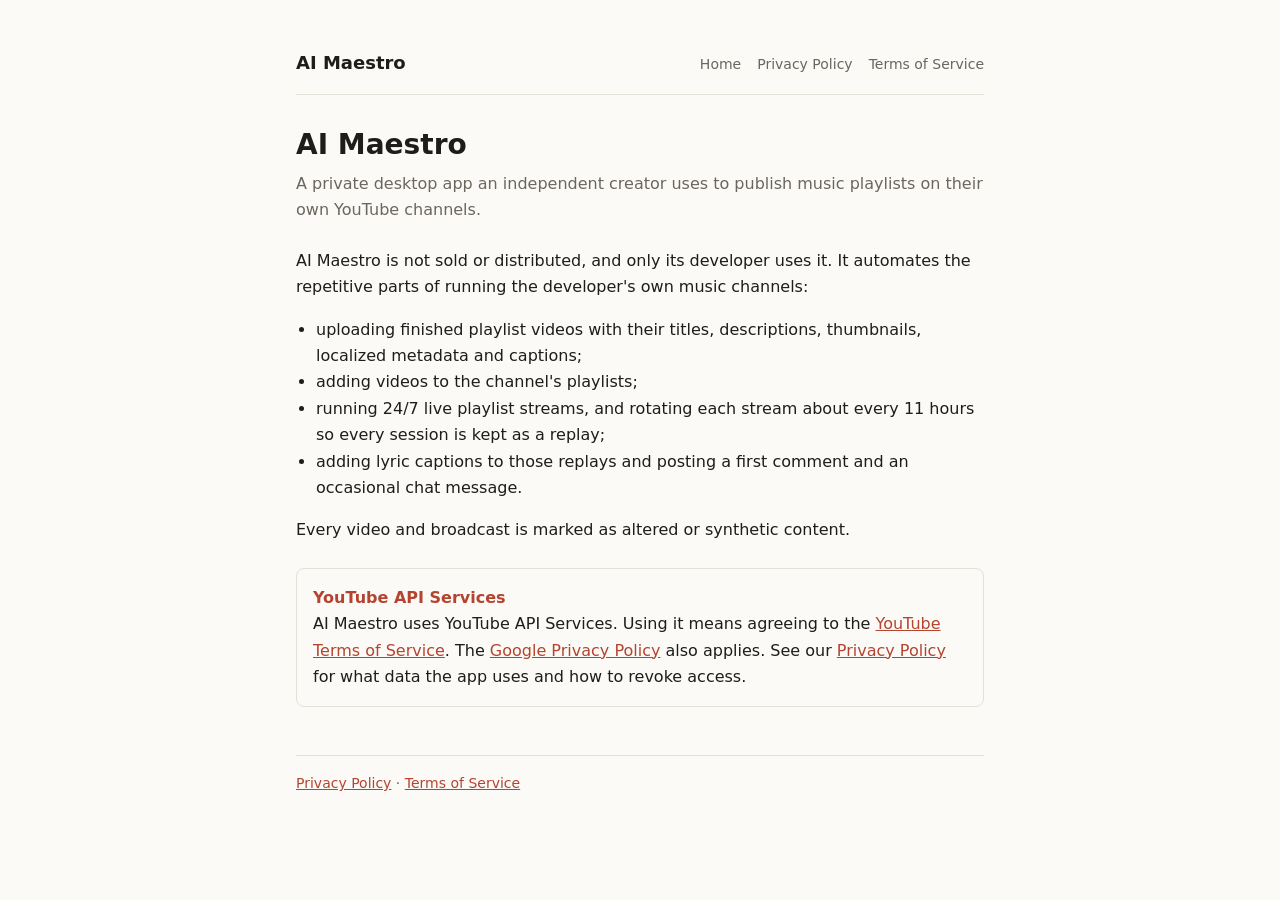
<file: index.html>
<!doctype html>
<html lang="en">
<head>
<meta charset="utf-8">
<meta name="viewport" content="width=device-width, initial-scale=1">
<title>AI Maestro</title>
<link rel="stylesheet" href="style.css">
</head>
<body>
<main>
  <header class="site">
    <a class="name" href="./">AI Maestro</a>
    <nav><a href="./">Home</a><a href="privacy.html">Privacy Policy</a><a href="terms.html">Terms of Service</a></nav>
  </header>

  <h1>AI Maestro</h1>
  <p class="lead">A private desktop app an independent creator uses to publish music playlists on their own YouTube channels.</p>

  <p>AI Maestro is not sold or distributed, and only its developer uses it. It automates the repetitive parts of running the developer's own music channels:</p>
  <ul>
    <li>uploading finished playlist videos with their titles, descriptions, thumbnails, localized metadata and captions;</li>
    <li>adding videos to the channel's playlists;</li>
    <li>running 24/7 live playlist streams, and rotating each stream about every 11 hours so every session is kept as a replay;</li>
    <li>adding lyric captions to those replays and posting a first comment and an occasional chat message.</li>
  </ul>
  <p>Every video and broadcast is marked as altered or synthetic content.</p>

  <div class="yt">
    <strong>YouTube API Services</strong><br>
    AI Maestro uses YouTube API Services. Using it means agreeing to the
    <a href="https://www.youtube.com/t/terms">YouTube Terms of Service</a>. The
    <a href="https://policies.google.com/privacy">Google Privacy Policy</a> also applies.
    See our <a href="privacy.html">Privacy Policy</a> for what data the app uses and how to revoke access.
  </div>

  <footer>
    <a href="privacy.html">Privacy Policy</a> · <a href="terms.html">Terms of Service</a>
  </footer>
</main>
</body>
</html>
</file>
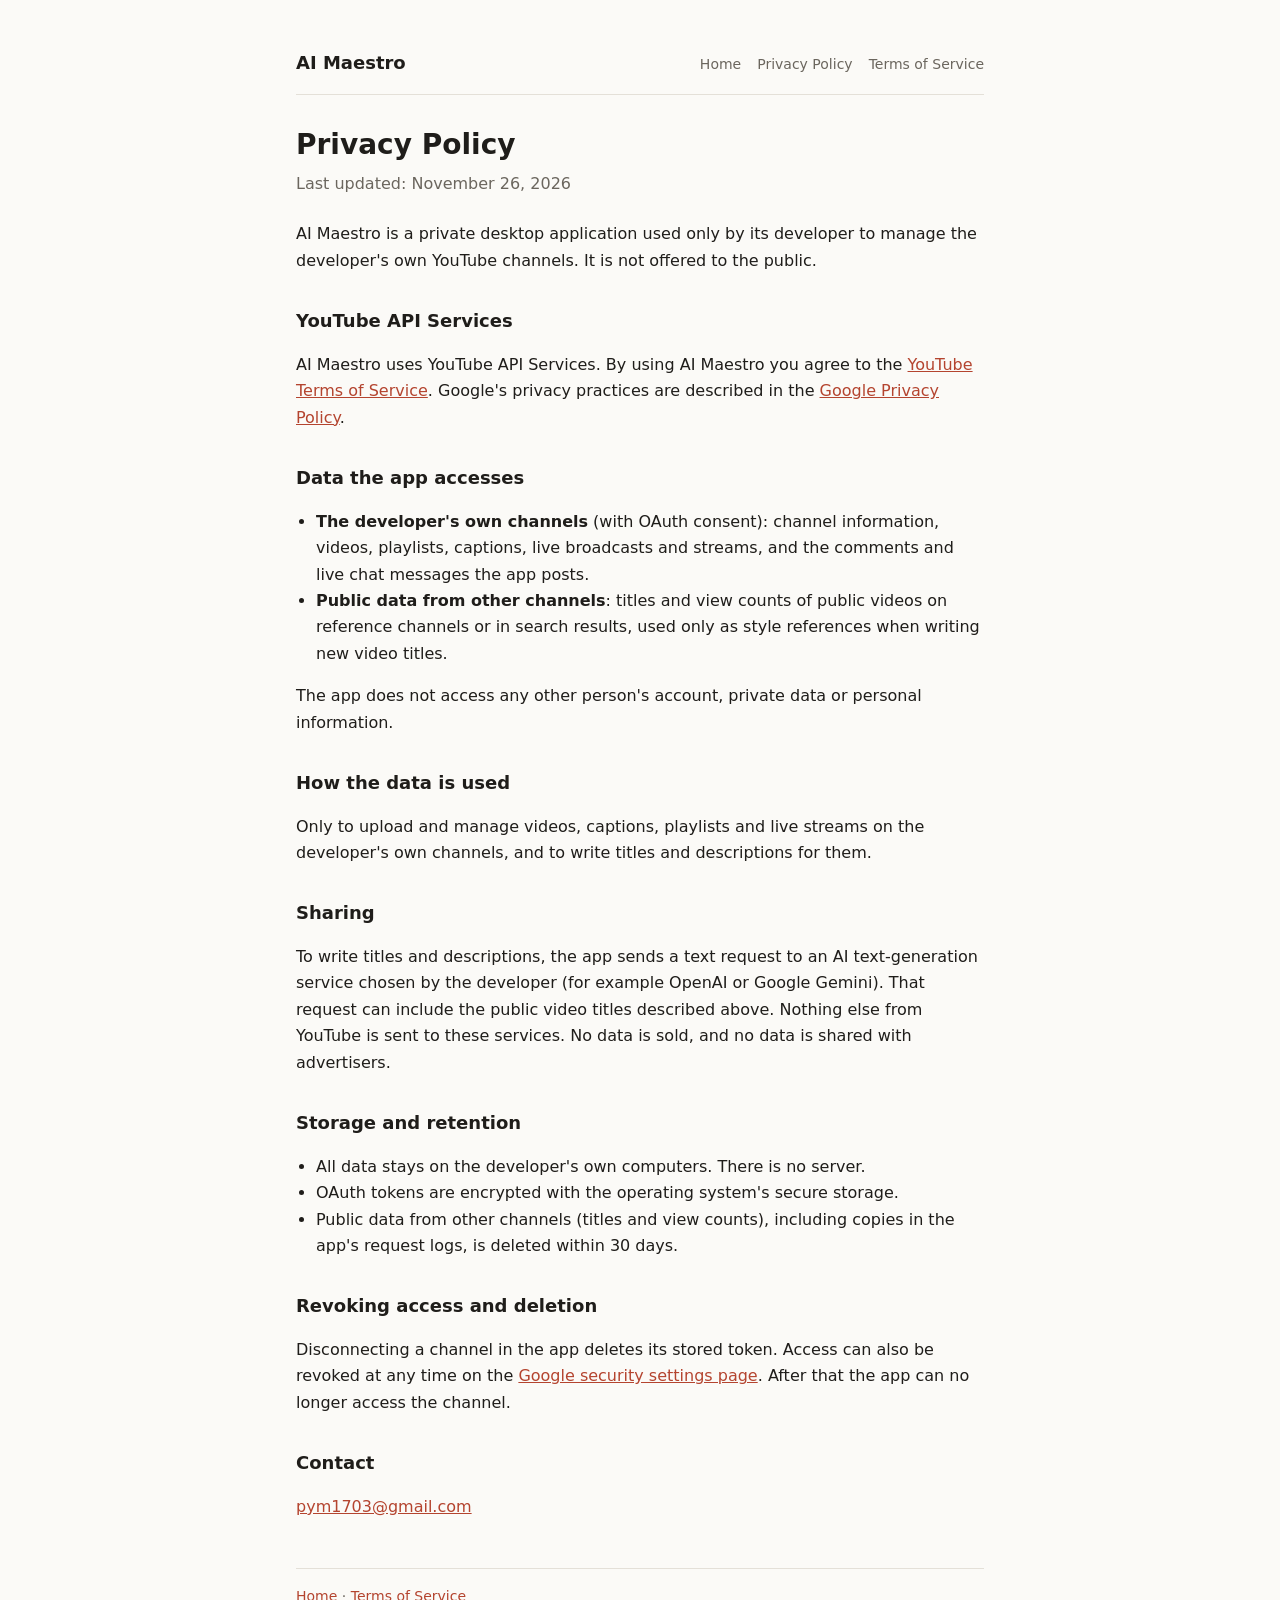
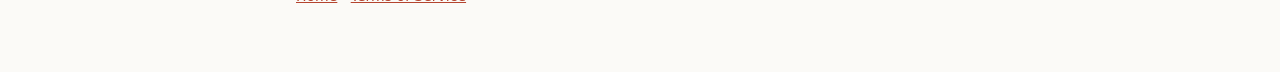
<file: privacy.html>
<!doctype html>
<html lang="en">
<head>
<meta charset="utf-8">
<meta name="viewport" content="width=device-width, initial-scale=1">
<title>Privacy Policy · AI Maestro</title>
<link rel="stylesheet" href="style.css">
</head>
<body>
<main>
  <header class="site">
    <a class="name" href="./">AI Maestro</a>
    <nav><a href="./">Home</a><a href="privacy.html">Privacy Policy</a><a href="terms.html">Terms of Service</a></nav>
  </header>

  <h1>Privacy Policy</h1>
  <p class="lead">Last updated: November 26, 2026</p>

  <p>AI Maestro is a private desktop application used only by its developer to manage the developer's own YouTube channels. It is not offered to the public.</p>

  <h2>YouTube API Services</h2>
  <p>AI Maestro uses YouTube API Services. By using AI Maestro you agree to the
    <a href="https://www.youtube.com/t/terms">YouTube Terms of Service</a>.
    Google's privacy practices are described in the <a href="https://policies.google.com/privacy">Google Privacy Policy</a>.</p>

  <h2>Data the app accesses</h2>
  <ul>
    <li><strong>The developer's own channels</strong> (with OAuth consent): channel information, videos, playlists, captions, live broadcasts and streams, and the comments and live chat messages the app posts.</li>
    <li><strong>Public data from other channels</strong>: titles and view counts of public videos on reference channels or in search results, used only as style references when writing new video titles.</li>
  </ul>
  <p>The app does not access any other person's account, private data or personal information.</p>

  <h2>How the data is used</h2>
  <p>Only to upload and manage videos, captions, playlists and live streams on the developer's own channels, and to write titles and descriptions for them.</p>

  <h2>Sharing</h2>
  <p>To write titles and descriptions, the app sends a text request to an AI text-generation service chosen by the developer (for example OpenAI or Google Gemini). That request can include the public video titles described above. Nothing else from YouTube is sent to these services. No data is sold, and no data is shared with advertisers.</p>

  <h2>Storage and retention</h2>
  <ul>
    <li>All data stays on the developer's own computers. There is no server.</li>
    <li>OAuth tokens are encrypted with the operating system's secure storage.</li>
    <li>Public data from other channels (titles and view counts), including copies in the app's request logs, is deleted within 30 days.</li>
  </ul>

  <h2>Revoking access and deletion</h2>
  <p>Disconnecting a channel in the app deletes its stored token. Access can also be revoked at any time on the
    <a href="https://security.google.com/settings/security/permissions">Google security settings page</a>.
    After that the app can no longer access the channel.</p>

  <h2>Contact</h2>
  <p><a href="mailto:pym1703@gmail.com">pym1703@gmail.com</a></p>

  <footer><a href="./">Home</a> · <a href="terms.html">Terms of Service</a></footer>
</main>
</body>
</html>
</file>
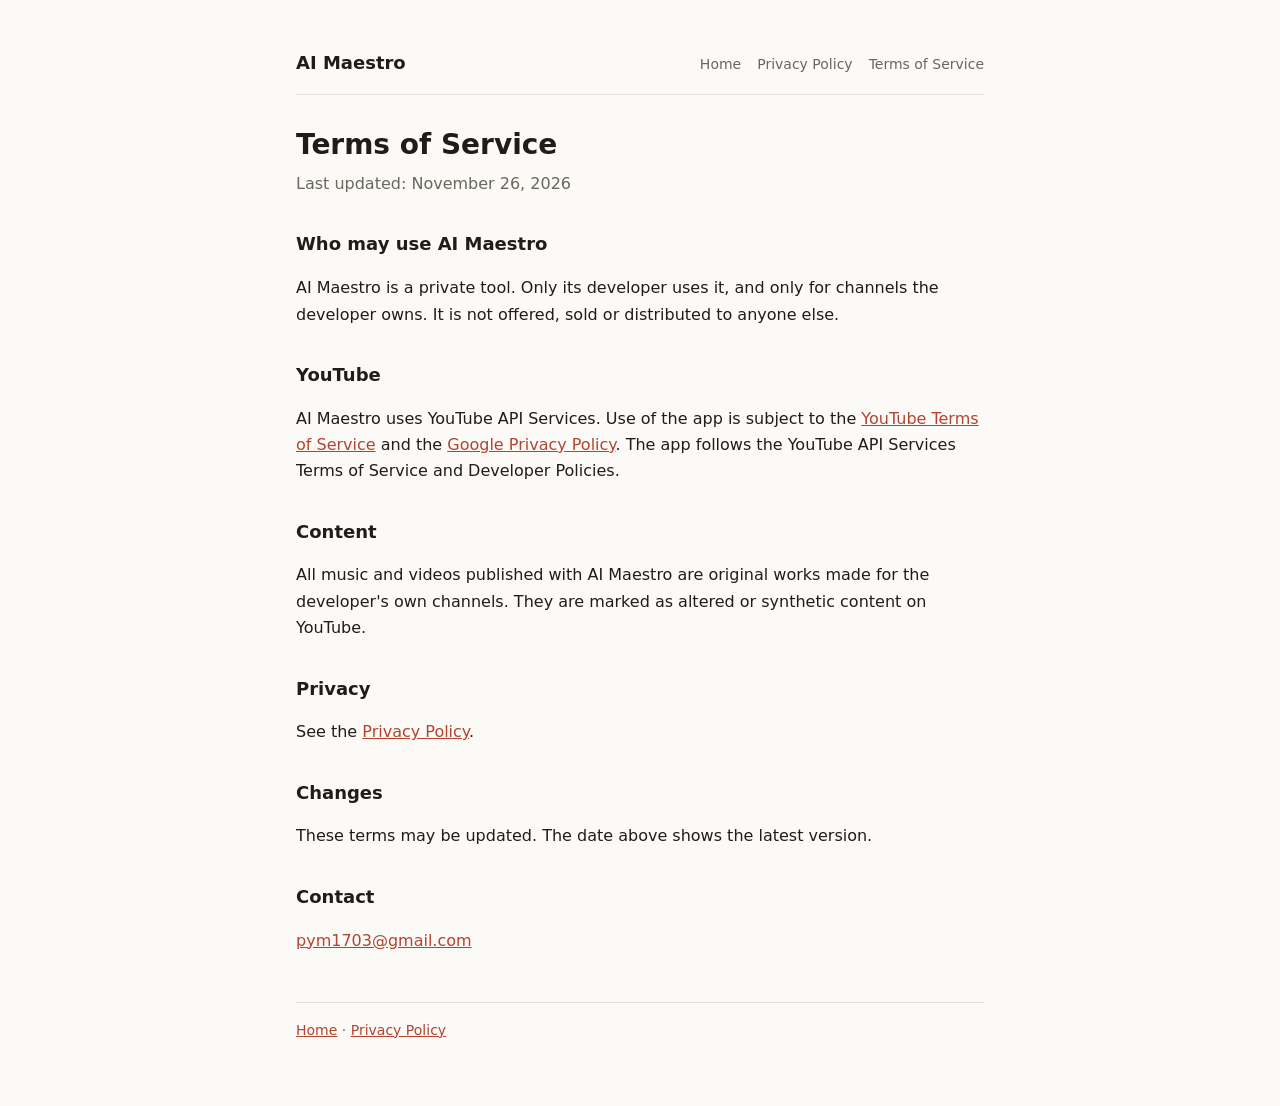
<file: terms.html>
<!doctype html>
<html lang="en">
<head>
<meta charset="utf-8">
<meta name="viewport" content="width=device-width, initial-scale=1">
<title>Terms of Service · AI Maestro</title>
<link rel="stylesheet" href="style.css">
</head>
<body>
<main>
  <header class="site">
    <a class="name" href="./">AI Maestro</a>
    <nav><a href="./">Home</a><a href="privacy.html">Privacy Policy</a><a href="terms.html">Terms of Service</a></nav>
  </header>

  <h1>Terms of Service</h1>
  <p class="lead">Last updated: November 26, 2026</p>

  <h2>Who may use AI Maestro</h2>
  <p>AI Maestro is a private tool. Only its developer uses it, and only for channels the developer owns. It is not offered, sold or distributed to anyone else.</p>

  <h2>YouTube</h2>
  <p>AI Maestro uses YouTube API Services. Use of the app is subject to the
    <a href="https://www.youtube.com/t/terms">YouTube Terms of Service</a> and the
    <a href="https://policies.google.com/privacy">Google Privacy Policy</a>.
    The app follows the YouTube API Services Terms of Service and Developer Policies.</p>

  <h2>Content</h2>
  <p>All music and videos published with AI Maestro are original works made for the developer's own channels. They are marked as altered or synthetic content on YouTube.</p>

  <h2>Privacy</h2>
  <p>See the <a href="privacy.html">Privacy Policy</a>.</p>

  <h2>Changes</h2>
  <p>These terms may be updated. The date above shows the latest version.</p>

  <h2>Contact</h2>
  <p><a href="mailto:pym1703@gmail.com">pym1703@gmail.com</a></p>

  <footer><a href="./">Home</a> · <a href="privacy.html">Privacy Policy</a></footer>
</main>
</body>
</html>
</file>
<file: style.css>
:root {
  --bg: #fbfaf7;
  --text: #1f1d1a;
  --muted: #6b665e;
  --line: #e4e0d8;
  --accent: #b4442f;
}
@media (prefers-color-scheme: dark) {
  :root { --bg: #17161a; --text: #ece9e3; --muted: #a29d94; --line: #2e2c31; --accent: #e07a62; }
}
* { box-sizing: border-box; }
body {
  margin: 0; background: var(--bg); color: var(--text);
  font: 16px/1.65 -apple-system, "Segoe UI", "Malgun Gothic", system-ui, sans-serif;
}
main { max-width: 720px; margin: 0 auto; padding: 48px 16px 64px; }
header.site { display: flex; justify-content: space-between; align-items: baseline; gap: 16px; flex-wrap: wrap;
  border-bottom: 1px solid var(--line); padding-bottom: 16px; margin-bottom: 32px; }
header.site a.name { font-weight: 700; font-size: 18px; color: var(--text); text-decoration: none; }
nav a { color: var(--muted); text-decoration: none; margin-left: 16px; font-size: 14px; }
nav a:first-child { margin-left: 0; }
nav a:hover, a { color: var(--accent); }
h1 { font-size: 28px; line-height: 1.3; margin: 0 0 8px; }
h2 { font-size: 18px; margin: 32px 0 8px; }
.lead { color: var(--muted); margin: 0 0 24px; }
.yt { border: 1px solid var(--line); border-radius: 8px; padding: 16px; margin: 24px 0; }
.yt strong { color: var(--accent); }
footer { margin-top: 48px; padding-top: 16px; border-top: 1px solid var(--line); color: var(--muted); font-size: 14px; }
ul { padding-left: 20px; }
</file>
